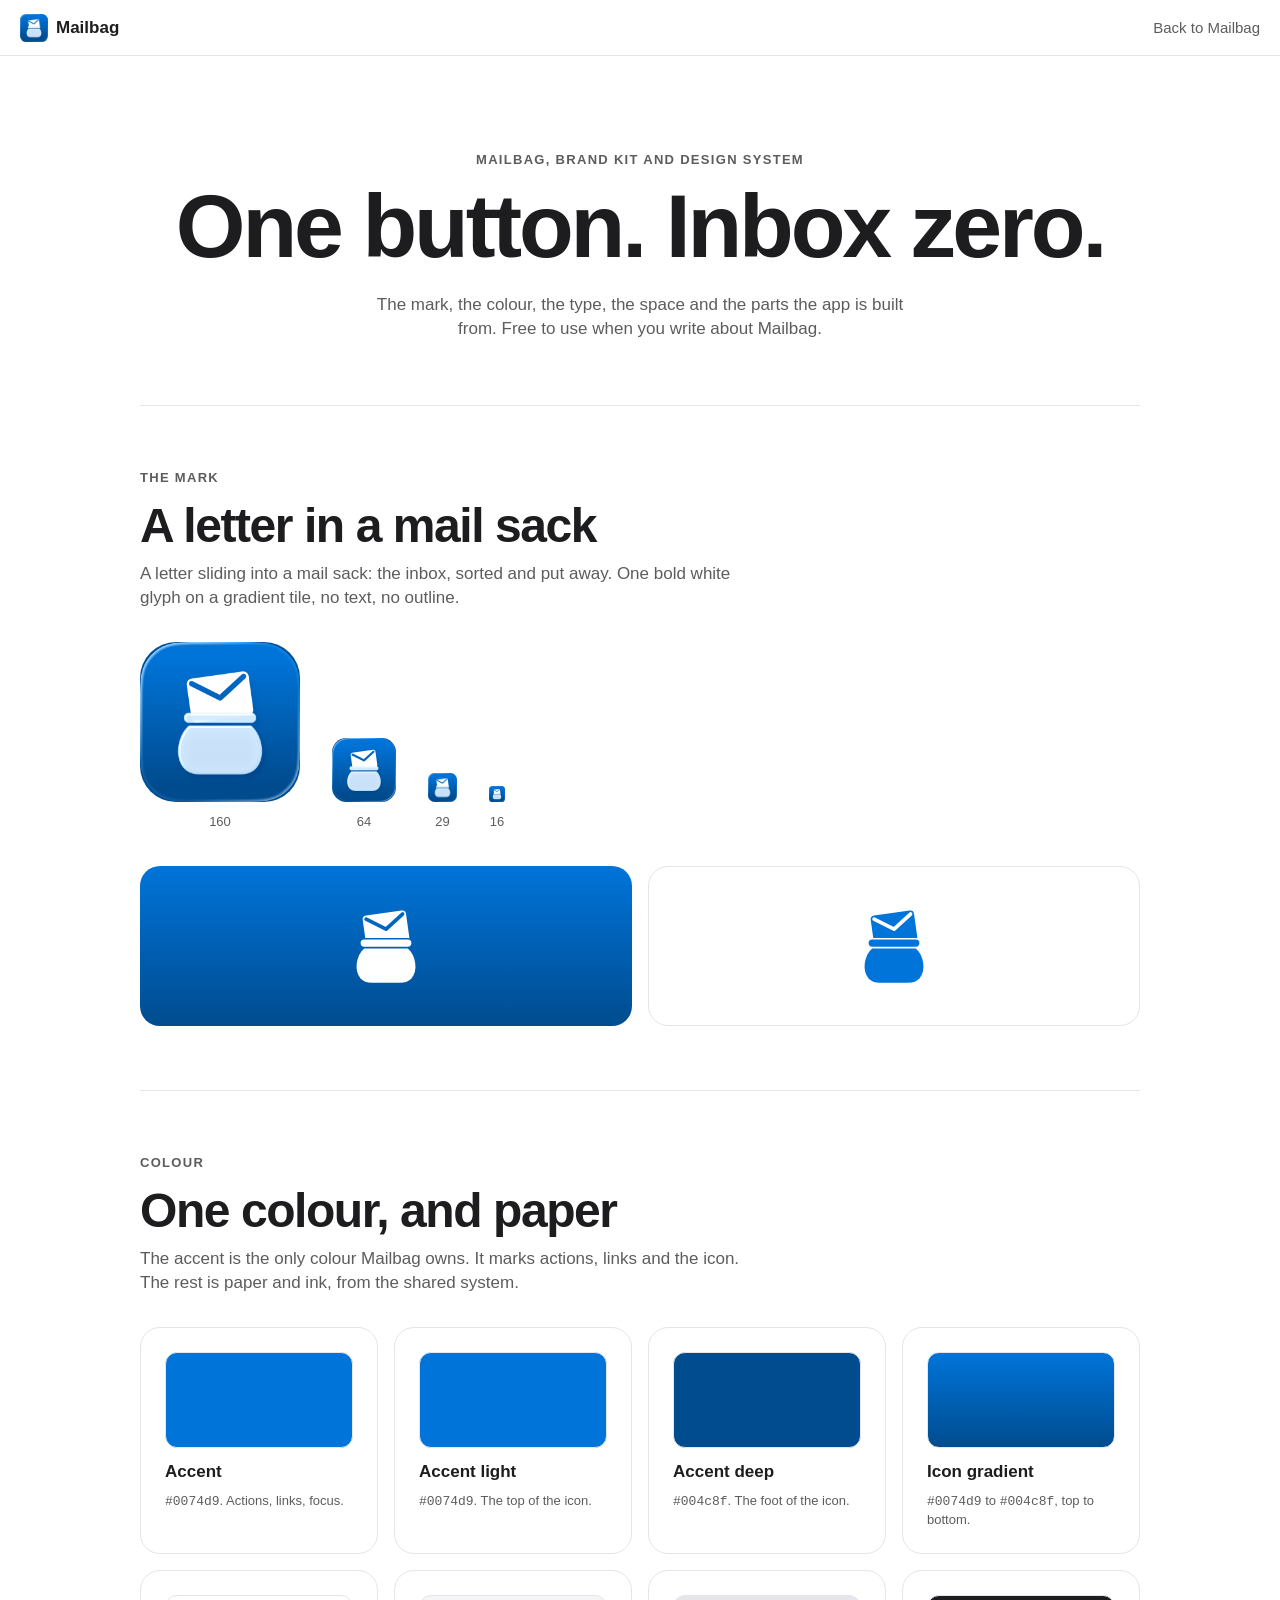
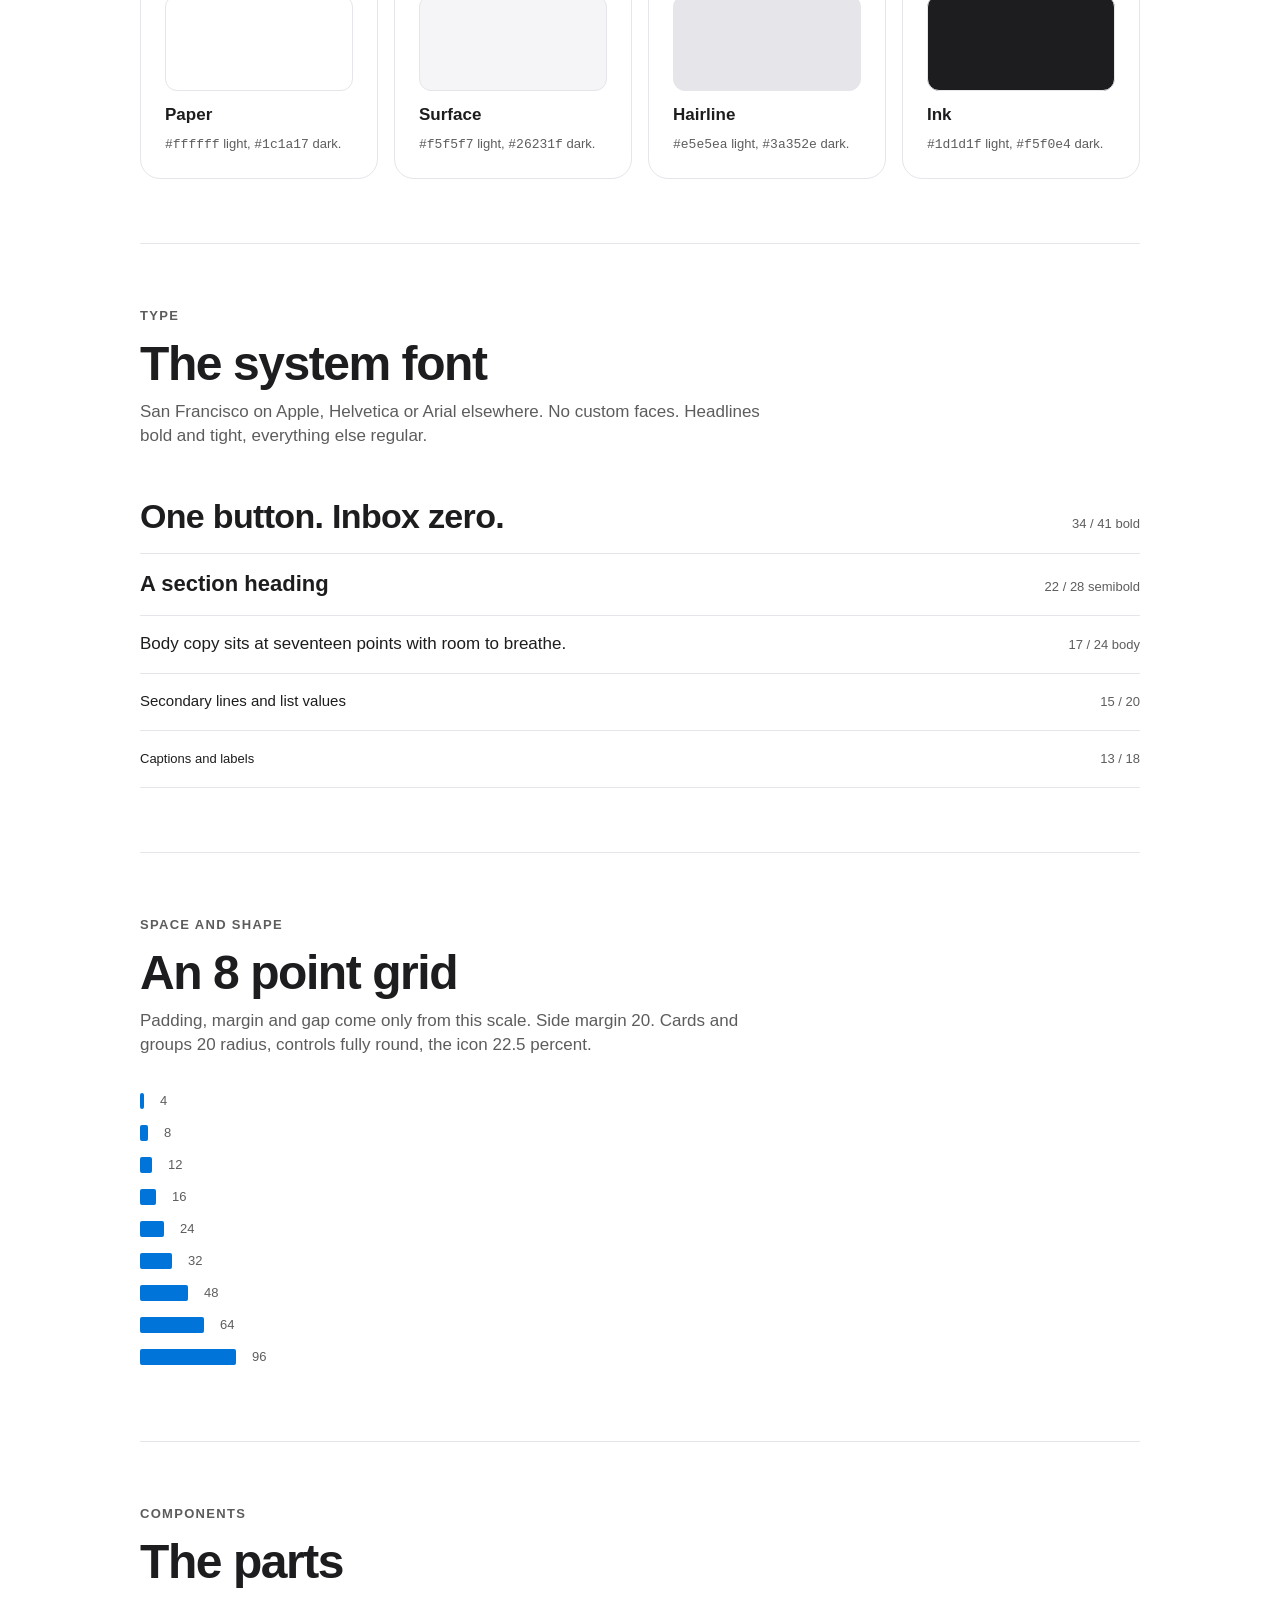
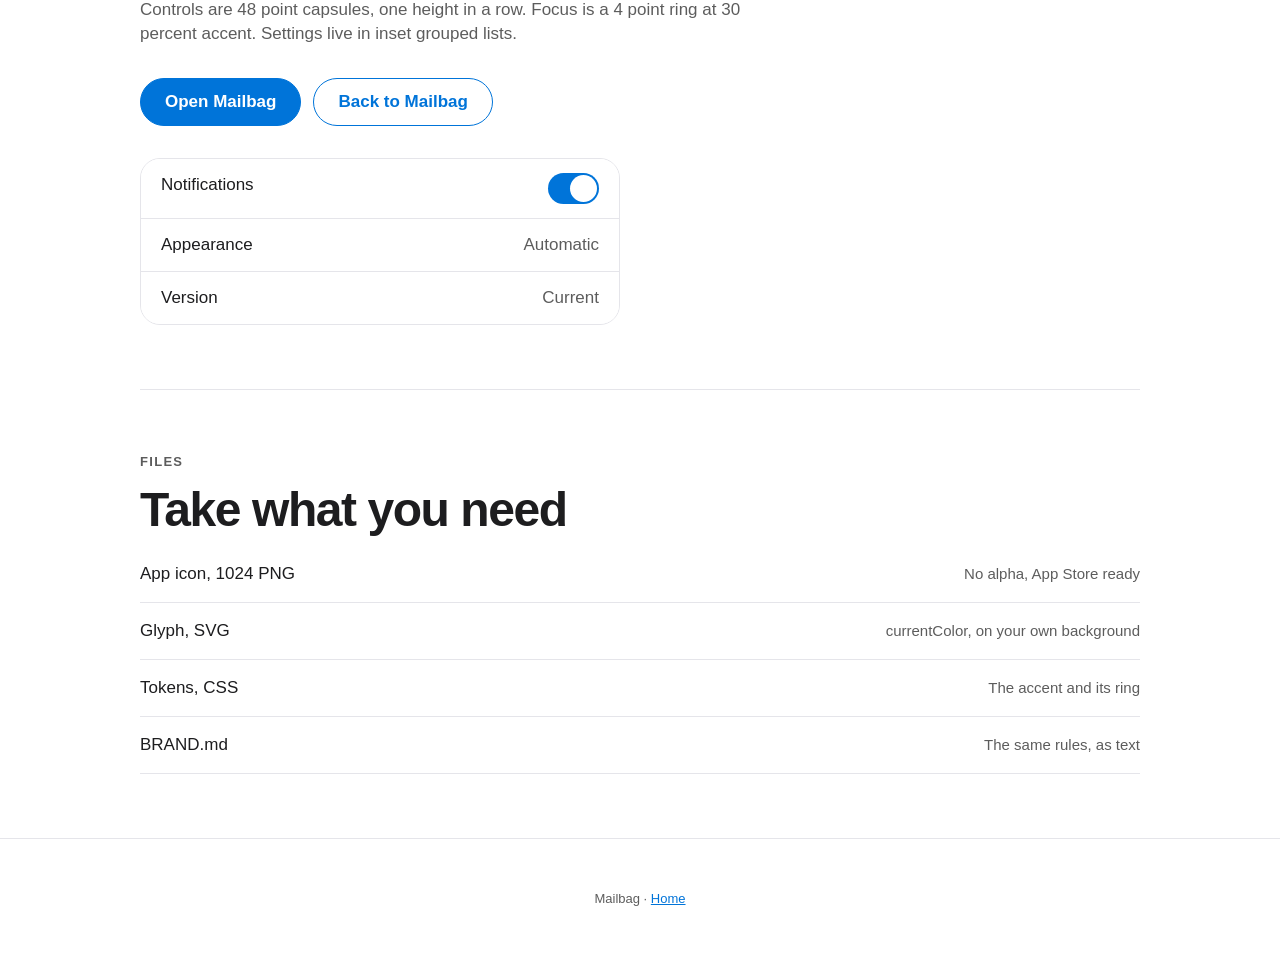
<file: landing/brand/index.html>
<!doctype html>
<html lang="en">
<head>
<meta charset="utf-8">
<meta name="viewport" content="width=device-width, initial-scale=1">
<title>Mailbag brand kit</title>
<meta name="description" content="Mailbag's mark, colour, type, space and components, in one page.">
<meta name="theme-color" content="#ffffff">
<link rel="icon" href="icon-1024.png">
<style>
@import url("https://jaybulb.com/tokens.css");
@import url("tokens.css");
/* written by make_brand_page.py; white paper in light mode, the shared tokens in dark */
@media (prefers-color-scheme: light) { :root { --color-bg: #fff; --color-bg2: #f5f5f7; --color-hairline: #e5e5ea; } }
:root { --a: #0074d9; --a-light: #0074d9; --a-deep: #004c8f; --a-solid: #0074d9; --a-link: #0074d9; --ink: var(--color-text, #1d1d1f); --paper: var(--color-bg, #fff); --surface: var(--color-bg2, #f5f5f7); --line: var(--color-hairline, #e5e5ea); --sub: var(--color-secondary, rgba(0,0,0,.64)); }
@media (prefers-color-scheme: dark) { :root { --a-link: #0074d9; } }
* { box-sizing: border-box; margin: 0; padding: 0; }
body { font-family: -apple-system, BlinkMacSystemFont, "SF Pro Text", "Helvetica Neue", Helvetica, Arial, sans-serif; font-size: 17px; line-height: 24px; color: var(--ink); background: var(--paper); -webkit-font-smoothing: antialiased; }
a { color: var(--a-link); }
.wrap { max-width: 1040px; margin: 0 auto; padding: 0 20px; }
.nav { position: sticky; top: 0; z-index: 5; display: flex; align-items: center; justify-content: space-between; height: 56px; padding: 0 20px; background: color-mix(in srgb, var(--paper) 88%, transparent); backdrop-filter: blur(16px); -webkit-backdrop-filter: blur(16px); border-bottom: 1px solid var(--line); }
.nav a { display: flex; align-items: center; gap: 8px; font-weight: 700; color: var(--ink); text-decoration: none; }
.nav img { width: 28px; height: 28px; border-radius: 22.5%; }
.nav .back { font-weight: 500; color: var(--sub); font-size: 15px; }
.label { font-size: 13px; line-height: 16px; font-weight: 600; letter-spacing: .1em; text-transform: uppercase; color: var(--sub); margin-bottom: 16px; }
header { padding: 96px 0 64px; text-align: center; }
h1 { font-size: clamp(44px, 7vw, 96px); line-height: .95; font-weight: 700; letter-spacing: -.035em; text-wrap: balance; }
header p:last-child { max-width: 560px; margin: 24px auto 0; color: var(--sub); }
section { padding: 64px 0; border-top: 1px solid var(--line); }
h2 { font-size: clamp(32px, 4vw, 48px); line-height: 1; font-weight: 700; letter-spacing: -.03em; margin-bottom: 12px; }
.intro { color: var(--sub); max-width: 620px; margin-bottom: 32px; }
.grid { display: grid; gap: 16px; grid-template-columns: repeat(auto-fill, minmax(200px, 1fr)); }
.card { border: 1px solid var(--line); border-radius: 20px; padding: 24px; background: var(--paper); }
.card small { display: block; color: var(--sub); font-size: 13px; line-height: 18px; margin-top: 8px; }
code { font: 13px/18px ui-monospace, SFMono-Regular, Menlo, monospace; }
.marks { display: flex; flex-wrap: wrap; align-items: flex-end; gap: 32px; }
.marks figure { text-align: center; }
.marks img { display: block; border-radius: 22.5%; margin: 0 auto 8px; }
.marks figcaption { font-size: 13px; color: var(--sub); }
.mark-on { display: grid; grid-template-columns: 1fr 1fr; gap: 16px; margin-top: 32px; }
.mark-on div { height: 160px; border-radius: 20px; display: grid; place-items: center; border: 1px solid var(--line); }
.mark-on i { display: block; width: 112px; height: 112px; background: currentColor; -webkit-mask: url(mark.svg) center / contain no-repeat; mask: url(mark.svg) center / contain no-repeat; }
.mark-on .on-accent { background: linear-gradient(var(--a-light), var(--a-deep)); color: #fff; border: 0; }
.mark-on .on-paper { color: var(--a-link); }
.sw { height: 96px; border-radius: 12px; margin-bottom: 12px; border: 1px solid var(--line); }
.type p { border-bottom: 1px solid var(--line); padding: 16px 0; display: flex; justify-content: space-between; align-items: baseline; gap: 16px; }
.type p span:last-child { color: var(--sub); font-size: 13px; white-space: nowrap; }
.t34 { font-size: 34px; line-height: 41px; font-weight: 700; letter-spacing: -.02em; } .t22 { font-size: 22px; line-height: 28px; font-weight: 600; } .t15 { font-size: 15px; line-height: 20px; } .t13 { font-size: 13px; line-height: 18px; }
.space div { display: flex; align-items: center; gap: 16px; margin-bottom: 8px; font-size: 13px; color: var(--sub); }
.space b { display: block; height: 16px; background: var(--a); border-radius: 2px; }
.row { display: flex; flex-wrap: wrap; gap: 12px; align-items: center; }
.btn { height: 48px; padding: 0 24px; border-radius: 999px; display: inline-flex; align-items: center; font-weight: 600; font-size: 17px; text-decoration: none; border: 1px solid var(--a-solid); white-space: nowrap; }
.btn-solid { background: var(--a-solid); color: #ffffff; }
.btn-ghost { background: var(--paper); color: var(--a-link); border-color: var(--a-link); }
.btn:focus-visible { outline: 4px solid color-mix(in srgb, var(--a) 30%, transparent); outline-offset: 2px; }
.list { margin-top: 32px; border: 1px solid var(--line); border-radius: 20px; overflow: hidden; max-width: 480px; }
.list div { display: flex; justify-content: space-between; padding: 14px 20px; border-bottom: 1px solid var(--line); background: var(--paper); }
.list div:last-child { border-bottom: 0; }
.list span:last-child { color: var(--sub); }
.tog { width: 51px; height: 31px; border-radius: 999px; background: var(--a-solid); position: relative; }
.tog::after { content: ""; position: absolute; top: 2px; right: 2px; width: 27px; height: 27px; border-radius: 50%; background: #fff; }
.files a { display: flex; justify-content: space-between; gap: 16px; padding: 16px 0; border-bottom: 1px solid var(--line); color: var(--ink); text-decoration: none; }
.files a span:last-child { color: var(--sub); font-size: 15px; text-align: right; }
.files a:hover span:first-child { color: var(--a-link); }
footer { padding: 48px 0; text-align: center; font-size: 13px; color: var(--sub); border-top: 1px solid var(--line); }
@media (max-width: 600px) { .mark-on { grid-template-columns: 1fr; } .type p { flex-direction: column; gap: 4px; } }
</style>
</head>
<body>
<nav class="nav" aria-label="Main"><a href="/"><img src="icon-1024.png" alt="">Mailbag</a><a class="back" href="/">Back to Mailbag</a></nav>
<main class="wrap">
  <header>
    <p class="label">Mailbag, brand kit and design system</p>
    <h1>One button. Inbox zero.</h1>
    <p>The mark, the colour, the type, the space and the parts the app is built from. Free to use when you write about Mailbag.</p>
  </header>

  <section aria-labelledby="mark-h">
    <p class="label">The mark</p>
    <h2 id="mark-h">A letter in a mail sack</h2>
    <p class="intro">A letter sliding into a mail sack: the inbox, sorted and put away. One bold white glyph on a gradient tile, no text, no outline.</p>
    <div class="marks">
      <figure><img src="icon-1024.png" width="160" height="160" alt="The Mailbag icon at 160 pixels"><figcaption>160</figcaption></figure>
      <figure><img src="icon-1024.png" width="64" height="64" alt="The Mailbag icon at 64 pixels"><figcaption>64</figcaption></figure>
      <figure><img src="icon-1024.png" width="29" height="29" alt="The Mailbag icon at 29 pixels"><figcaption>29</figcaption></figure>
      <figure><img src="icon-1024.png" width="16" height="16" alt="The Mailbag icon at 16 pixels"><figcaption>16</figcaption></figure>
    </div>
    <div class="mark-on">
      <div class="on-accent"><i role="img" aria-label="The glyph on the gradient tile"></i></div>
      <div class="on-paper"><i role="img" aria-label="The glyph in the accent on paper"></i></div>
    </div>
  </section>

  <section aria-labelledby="colour-h">
    <p class="label">Colour</p>
    <h2 id="colour-h">One colour, and paper</h2>
    <p class="intro">The accent is the only colour Mailbag owns. It marks actions, links and the icon. The rest is paper and ink, from the shared system.</p>
    <div class="grid">
      <div class="card"><div class="sw" style="background:#0074d9"></div><b>Accent</b><small><code>#0074d9</code>. Actions, links, focus.</small></div>
      <div class="card"><div class="sw" style="background:#0074d9"></div><b>Accent light</b><small><code>#0074d9</code>. The top of the icon.</small></div>
      <div class="card"><div class="sw" style="background:#004c8f"></div><b>Accent deep</b><small><code>#004c8f</code>. The foot of the icon.</small></div>
      <div class="card"><div class="sw" style="background:linear-gradient(#0074d9,#004c8f)"></div><b>Icon gradient</b><small><code>#0074d9</code> to <code>#004c8f</code>, top to bottom.</small></div>
      <div class="card"><div class="sw" style="background:#fff"></div><b>Paper</b><small><code>#ffffff</code> light, <code>#1c1a17</code> dark.</small></div>
      <div class="card"><div class="sw" style="background:#f5f5f7"></div><b>Surface</b><small><code>#f5f5f7</code> light, <code>#26231f</code> dark.</small></div>
      <div class="card"><div class="sw" style="background:#e5e5ea"></div><b>Hairline</b><small><code>#e5e5ea</code> light, <code>#3a352e</code> dark.</small></div>
      <div class="card"><div class="sw" style="background:#1d1d1f"></div><b>Ink</b><small><code>#1d1d1f</code> light, <code>#f5f0e4</code> dark.</small></div>
    </div>
  </section>

  <section aria-labelledby="type-h">
    <p class="label">Type</p>
    <h2 id="type-h">The system font</h2>
    <p class="intro">San Francisco on Apple, Helvetica or Arial elsewhere. No custom faces. Headlines bold and tight, everything else regular.</p>
    <div class="type">
      <p><span class="t34">One button. Inbox zero.</span><span>34 / 41 bold</span></p>
      <p><span class="t22">A section heading</span><span>22 / 28 semibold</span></p>
      <p><span>Body copy sits at seventeen points with room to breathe.</span><span>17 / 24 body</span></p>
      <p><span class="t15">Secondary lines and list values</span><span>15 / 20</span></p>
      <p><span class="t13">Captions and labels</span><span>13 / 18</span></p>
    </div>
  </section>

  <section aria-labelledby="space-h">
    <p class="label">Space and shape</p>
    <h2 id="space-h">An 8 point grid</h2>
    <p class="intro">Padding, margin and gap come only from this scale. Side margin 20. Cards and groups 20 radius, controls fully round, the icon 22.5 percent.</p>
    <div class="space">
      <div><b style="width:4px"></b>4</div><div><b style="width:8px"></b>8</div><div><b style="width:12px"></b>12</div><div><b style="width:16px"></b>16</div>
      <div><b style="width:24px"></b>24</div><div><b style="width:32px"></b>32</div><div><b style="width:48px"></b>48</div><div><b style="width:64px"></b>64</div><div><b style="width:96px"></b>96</div>
    </div>
  </section>

  <section aria-labelledby="parts-h">
    <p class="label">Components</p>
    <h2 id="parts-h">The parts</h2>
    <p class="intro">Controls are 48 point capsules, one height in a row. Focus is a 4 point ring at 30 percent accent. Settings live in inset grouped lists.</p>
    <div class="row">
      <a class="btn btn-solid" href="/">Open Mailbag</a>
      <a class="btn btn-ghost" href="/">Back to Mailbag</a>
    </div>
    <div class="list" aria-hidden="true">
      <div><span>Notifications</span><span class="tog"></span></div>
      <div><span>Appearance</span><span>Automatic</span></div>
      <div><span>Version</span><span>Current</span></div>
    </div>
  </section>

  <section aria-labelledby="files-h">
    <p class="label">Files</p>
    <h2 id="files-h">Take what you need</h2>
    <div class="files">
      <a href="icon-1024.png" download><span>App icon, 1024 PNG</span><span>No alpha, App Store ready</span></a>
      <a href="mark.svg" download><span>Glyph, SVG</span><span>currentColor, on your own background</span></a>
      <a href="tokens.css" download><span>Tokens, CSS</span><span>The accent and its ring</span></a>
      <a href="https://github.com/nulljosh/mailbag/blob/main/brand/BRAND.md"><span>BRAND.md</span><span>The same rules, as text</span></a>
    </div>
  </section>
</main>
<footer>Mailbag &middot; <a href="/">Home</a></footer>
</body>
</html>
</file>
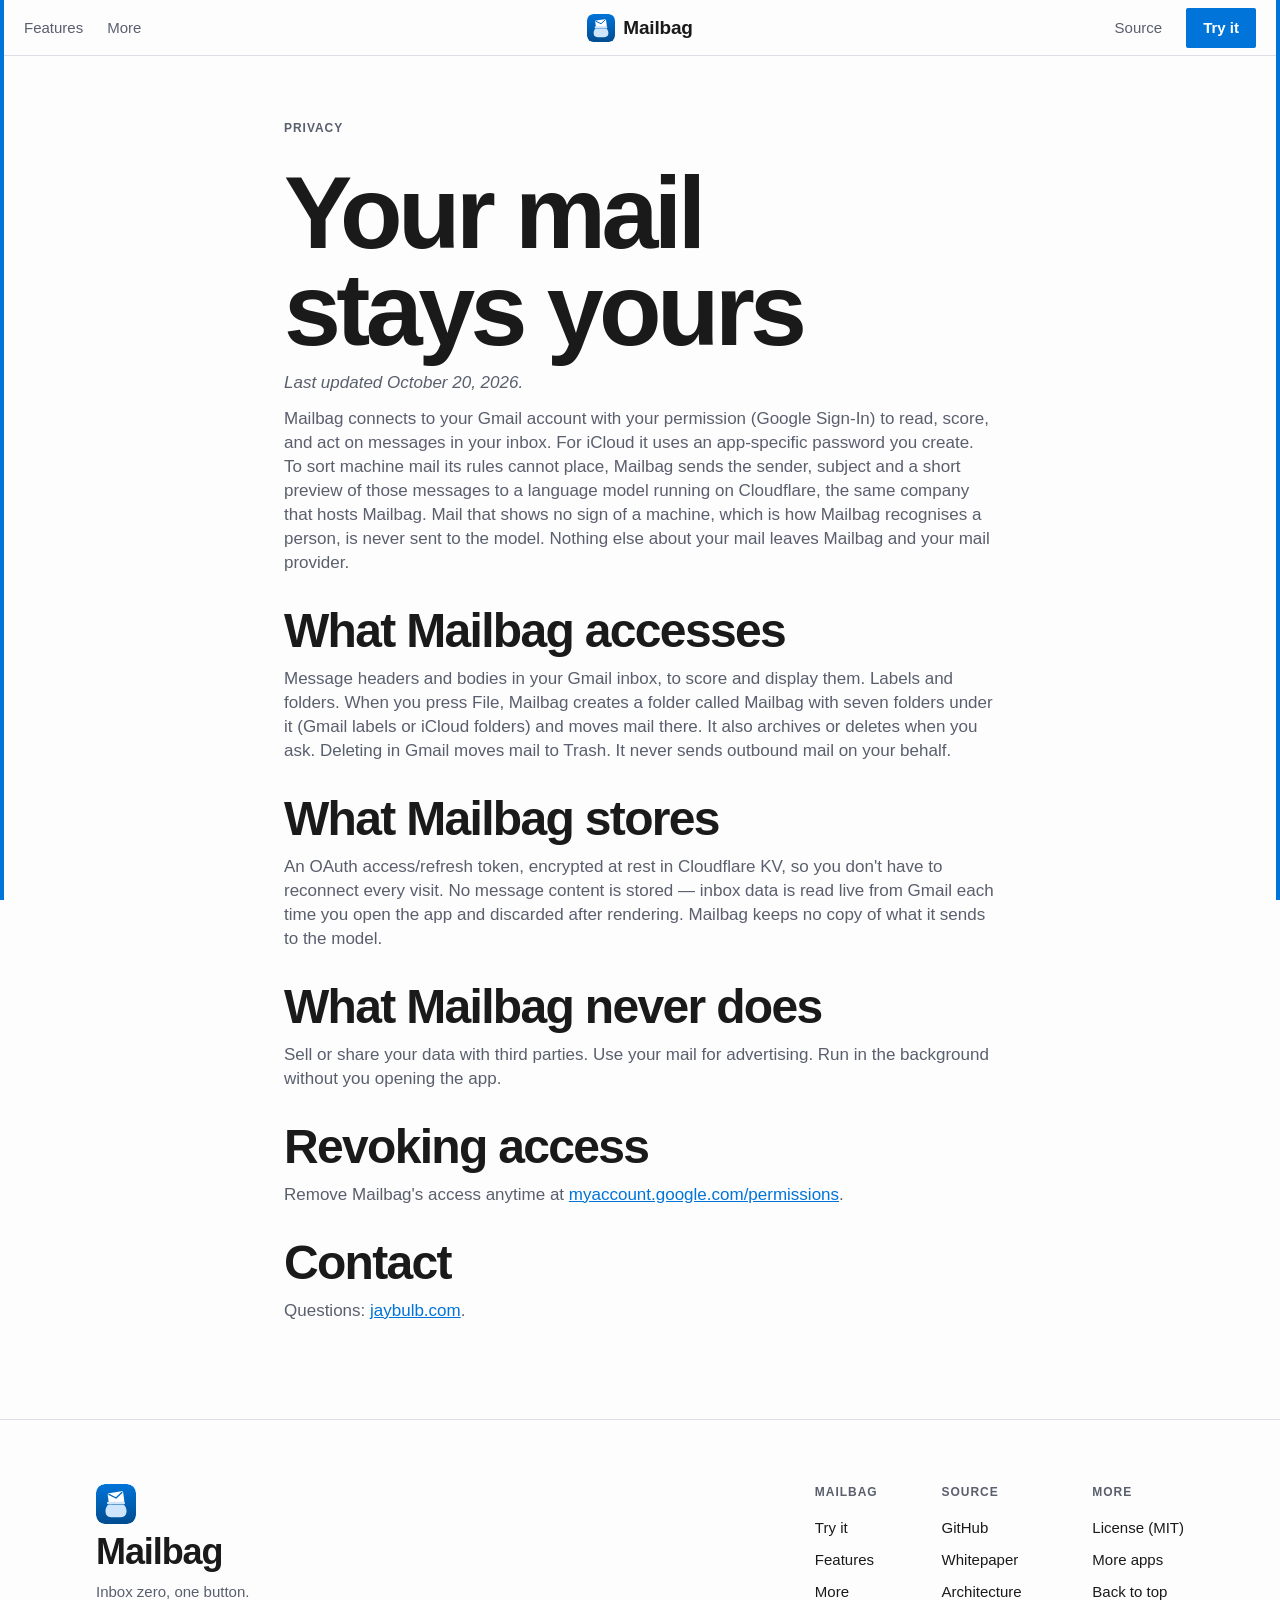
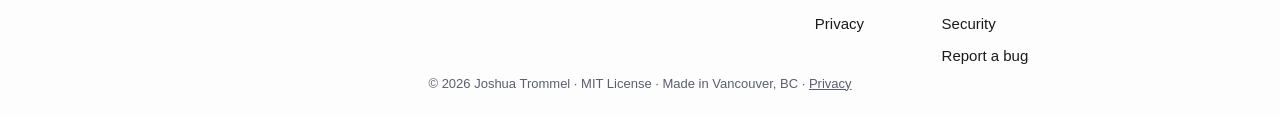
<file: landing/privacy.html>
<!DOCTYPE html>
<html lang="en">
<head>
<meta charset="UTF-8">
<meta name="viewport" content="width=device-width, initial-scale=1.0, viewport-fit=cover">
<title>Mailbag Privacy</title>
<meta name="description" content="What Mailbag reads, what it stores and what it never does.">
<meta name="theme-color" content="#fdfdfd" media="(prefers-color-scheme: light)">
<meta name="theme-color" content="#001f3f" media="(prefers-color-scheme: dark)">
<link rel="canonical" href="https://mailbag.jaybulb.com/privacy">
<link rel="icon" href="favicon.svg" type="image/svg+xml">
<link rel="apple-touch-icon" href="apple-touch-icon.png">
<link rel="stylesheet" href="tokens.css">
<link rel="stylesheet" href="landing.css">
</head>
<body>

<header class="nav" aria-label="Site">
  <nav class="nav-links" aria-label="Main">
    <a href="/#features">Features</a>
    <a href="/#more">More</a>
  </nav>
  <a class="nav-brand" href="/" aria-label="Mailbag home"><img src="icon.svg" alt="" width="28" height="28"><span>Mailbag</span></a>
  <div class="nav-end">
    <a class="nav-get" href="https://github.com/nulljosh/mailbag">Source</a>
    <a class="btn btn-solid" href="/#inbox">Try it</a>
  </div>
</header>

<main>
<article class="privacy">
    <section>
      <p class="label">Privacy</p>
      <h1>Your mail stays yours</h1>
      <p><em>Last updated October 20, 2026.</em></p>
      <p>Mailbag connects to your Gmail account with your permission (Google Sign-In) to read, score, and act on messages in your inbox. For iCloud it uses an app-specific password you create. To sort machine mail its rules cannot place, Mailbag sends the sender, subject and a short preview of those messages to a language model running on Cloudflare, the same company that hosts Mailbag. Mail that shows no sign of a machine, which is how Mailbag recognises a person, is never sent to the model. Nothing else about your mail leaves Mailbag and your mail provider.</p>
    </section>
    <section>
      <h2>What Mailbag accesses</h2>
      <p>Message headers and bodies in your Gmail inbox, to score and display them. Labels and folders. When you press File, Mailbag creates a folder called Mailbag with seven folders under it (Gmail labels or iCloud folders) and moves mail there. It also archives or deletes when you ask. Deleting in Gmail moves mail to Trash. It never sends outbound mail on your behalf.</p>
    </section>
    <section>
      <h2>What Mailbag stores</h2>
      <p>An OAuth access/refresh token, encrypted at rest in Cloudflare KV, so you don't have to reconnect every visit. No message content is stored — inbox data is read live from Gmail each time you open the app and discarded after rendering. Mailbag keeps no copy of what it sends to the model.</p>
    </section>
    <section>
      <h2>What Mailbag never does</h2>
      <p>Sell or share your data with third parties. Use your mail for advertising. Run in the background without you opening the app.</p>
    </section>
    <section>
      <h2>Revoking access</h2>
      <p>Remove Mailbag's access anytime at <a href="https://myaccount.google.com/permissions">myaccount.google.com/permissions</a>.</p>
    </section>
    <section>
      <h2>Contact</h2>
      <p>Questions: <a href="https://jaybulb.com">jaybulb.com</a>.</p>
    </section>
</article>
</main>

<footer class="foot" id="footer">
  <div class="foot-top">
    <div class="foot-brand"><img src="icon.svg" alt="" width="40" height="40"><b>Mailbag</b><p>Inbox zero, one button.</p></div>
    <nav class="foot-cols" aria-label="Footer">
      <div><p class="label">Mailbag</p><a href="/#inbox">Try it</a><a href="/#features">Features</a><a href="/#more">More</a><a href="privacy">Privacy</a></div>
      <div><p class="label">Source</p><a href="https://github.com/nulljosh/mailbag">GitHub</a><a href="https://github.com/nulljosh/mailbag/blob/main/WHITEPAPER.md">Whitepaper</a><a href="https://github.com/nulljosh/mailbag/blob/main/docs/ARCHITECTURE.md">Architecture</a><a href="https://github.com/nulljosh/mailbag/blob/main/SECURITY.md">Security</a><a href="https://github.com/nulljosh/mailbag/issues">Report a bug</a></div>
      <div><p class="label">More</p><a href="https://github.com/nulljosh/mailbag/blob/main/LICENSE">License (MIT)</a><a href="https://jaybulb.com">More apps</a><a href="/#top">Back to top</a></div>
    </nav>
  </div>
    <p class="legal">&copy; 2026 Joshua Trommel &middot; MIT License &middot; Made in Vancouver, BC &middot; <a href="privacy">Privacy</a></p>
</footer>
</body>
</html>
</file>
<file: landing/tokens.css>
/* Mailbag design tokens, shared with the landing (the native apps keep their own accent in the asset catalog).
   Shared system: 8 point grid, one radius set, 48 point capsule controls. The accent is the only colour Mailbag owns. */
/* Type: the system font, bold for headlines and big numbers (custom faces retired 2026-11-01) */

:root {
  /* colour */
  --accent: #0074D9;          /* actions and links; clrs.cc blue, AA on paper */
  --btn: #0074D9;             /* solid buttons, white label */
  --frame: #0074D9;           /* the thin frame down the window edges */
  --band: #006ac6;            /* full-bleed blue sections */
  --band-sub: #e6f2fd;        /* secondary text on the band, AA */
  --band-art: #a8d4f8;        /* engraving on the band */
  --band-line: rgba(255, 255, 255, .22);
  --accent-light: #0074D9;    /* icon gradient top, clrs.cc blue */
  --accent-deep: #004C8F;     /* icon gradient bottom */
  --ring: color-mix(in srgb, var(--accent) 30%, transparent);
  --bg: #fdfdfd;
  --surface: #f2f4f8;
  --line: #dcdfe6;
  --text: #1a1a1a;
  --sub: #5a5f6e;
  --live: #2f8a4e;            /* filed */
  --pending: #b07a00;         /* waiting */
  --bad: #c0392b;             /* failed */
  --idle: #8a8d99;            /* unknown */

  /* type */
  --display: -apple-system, BlinkMacSystemFont, "SF Pro Display", "Helvetica Neue", Helvetica, Arial, sans-serif;
  --font: -apple-system, BlinkMacSystemFont, "SF Pro Text", "Helvetica Neue", Helvetica, Arial, sans-serif;
  --size-display: 64px;       /* hero: 64 line, -0.01em */
  --size-title: 34px;         /* section heads: 40 line */
  --size-headline: 20px;      /* card heads: 28 line */
  --size-body: 17px;          /* 24 line */
  --size-footnote: 13px;      /* 16 line */

  /* space: the 8 point grid */
  --sp-1: 4px; --sp-2: 8px; --sp-3: 12px; --sp-4: 16px; --sp-5: 24px; --sp-6: 32px; --sp-7: 48px; --sp-8: 64px; --sp-9: 96px;
  --measure: 680px;
  --wrap: 1120px;

  /* shape */
  --control: 48px;
  --r-card: 28px;
  --r-group: 20px;
  --r-row: 8px;
  --r-pill: 999px;
  --r-sq: 2px;                /* landing buttons and panels */
  --r-icon: 22.5%;
  --motion: .2s ease;

  /* names the inbox script was written against */
  --border: var(--line); --muted: var(--sub); --panel: var(--surface); --on-accent: #fff;
}

@media (prefers-color-scheme: dark) {
  :root {
    --accent: #66b5f7;
    --btn: #0074D9;
    --frame: #0074D9;
    --band: #004C8F;
    --band-sub: #d4e8fa;
    --band-art: #5da6e6;
    --bg: #001f3f;            /* clrs.cc navy */
    --surface: #072a4d;
    --line: #17406b;
    --text: #f2f2f5;
    --sub: #a3b8cf;
    --live: #4caf6e;
    --pending: #e0a800;
    --bad: #d9534f;
    --idle: #6f7488;
  }
}
</file>
<file: landing/landing.css>
/* Mailbag landing, 1:1 with the Hermes landing: a page in a thin blue frame, bold tight SF-style headlines, tiny caps
   labels, small square buttons, and full-bleed blue bands where public domain Greek art sits as halftone. Iris,
   Pandora and Sisyphus fit a mailbox. Every colour, both faces and the radii come from tokens.css. */
:root {
  --scan: repeating-linear-gradient(to bottom, #000 0 1.5px, transparent 1.5px 3px);  /* scanlines for the engravings */
  /* film grain: white fractal noise, laid over every blue surface */
  --grain: url("data:image/svg+xml,%3Csvg xmlns='http://www.w3.org/2000/svg' width='180' height='180'%3E%3Cfilter id='n'%3E%3CfeTurbulence type='fractalNoise' baseFrequency='.85' numOctaves='3' stitchTiles='stitch'/%3E%3CfeColorMatrix values='0 0 0 0 1 0 0 0 0 1 0 0 0 0 1 .28 0 0 0 -.06'/%3E%3C/filter%3E%3Crect width='100%25' height='100%25' filter='url(%23n)'/%3E%3C/svg%3E");
}
/* Halftone art: each image is a dot mask (art/*.png, dithered from public domain works), tinted with --band-art */
.art { position: relative; overflow: hidden; background: var(--grain), var(--band); }
.art::before { content: ""; position: absolute; inset: 0; background: var(--band-art); -webkit-mask: var(--img) center / cover no-repeat; mask: var(--img) center / cover no-repeat; }
* { box-sizing: border-box; margin: 0; }
html { scroll-behavior: smooth; }
body { font-family: var(--font); font-size: var(--size-body); line-height: 24px; color: var(--text); background: var(--bg); -webkit-font-smoothing: antialiased; }
a { color: inherit; }
code { font-size: .9em; padding: 2px 6px; border-radius: var(--r-sq); background: var(--surface); }
.wrap { max-width: var(--wrap); margin: 0 auto; padding: 0 var(--sp-5); }
.center { text-align: center; }

h1, h2, h3, .label { font-family: var(--display); }
h1, h2, h3 { text-wrap: balance; }
/* the wing, in the accent, over a section title */
.glyph { display: block; width: 56px; height: 56px; margin: 0 auto var(--sp-4); background: var(--accent); -webkit-mask: url(mark.svg) center / contain no-repeat; mask: url(mark.svg) center / contain no-repeat; }
h1 { font-size: clamp(72px, 12vw, 176px); line-height: .95; font-weight: 700; letter-spacing: -.045em; }
/* a tagline, not a name, so it runs smaller than the Hermes one-word title */
.hero h1 { font-size: clamp(56px, 9vw, 136px); }
h2 { font-size: clamp(44px, 6vw, 96px); line-height: 1; font-weight: 700; letter-spacing: -.035em; }
h3 { font-size: 28px; line-height: 32px; font-weight: 600; letter-spacing: -.02em; }
.label { font-family: var(--font); font-size: 12px; line-height: 16px; font-weight: 600; letter-spacing: .08em; text-transform: uppercase; color: var(--sub); margin-bottom: var(--sp-4); }

.btn { height: 40px; padding: 0 var(--sp-4); border-radius: var(--r-sq); display: inline-flex; align-items: center; font-family: var(--font); font-weight: 600; font-size: 15px; text-decoration: none; border: 1px solid transparent; transition: background var(--motion), color var(--motion), border-color var(--motion); }
.btn-solid { background: var(--btn); color: #fff; }
.btn-solid:hover { background: color-mix(in srgb, var(--btn) 82%, #fff); }
.btn-ghost { background: var(--surface); color: var(--text); border-color: var(--line); }
.btn-ghost:hover { border-color: var(--text); }
.btn:focus-visible, .foot-cols a:focus-visible, .prod a:focus-visible, .nav-brand:focus-visible, .nav-links a:focus-visible, .mini:focus-visible, .inbox input:focus-visible { outline: 3px solid var(--ring); outline-offset: 2px; }

.nav { position: sticky; top: 0; z-index: 10; display: grid; grid-template-columns: 1fr auto 1fr; align-items: center; gap: var(--sp-5); height: 56px; padding: 0 var(--sp-5); background: color-mix(in srgb, var(--bg) 88%, transparent); backdrop-filter: blur(20px); -webkit-backdrop-filter: blur(20px); border-bottom: 1px solid var(--line); }
.nav-brand { display: flex; align-items: center; gap: var(--sp-2); font-family: var(--display); font-weight: 700; font-size: 19px; letter-spacing: -.01em; text-decoration: none; }
.nav-brand img { width: 28px; height: 28px; border-radius: var(--r-icon); }
.nav-links, .nav-get { display: flex; gap: var(--sp-5); font-size: 15px; font-weight: 500; }
.nav-links a, .nav-get { text-decoration: none; color: var(--sub); }
.nav-links a:hover, .nav-get:hover { color: var(--text); }
.nav-brand { grid-column: 2; }
.nav-end { grid-column: 3; justify-self: end; display: flex; align-items: center; gap: var(--sp-5); }
/* the thin blue frame down both edges of the window */
@media (min-width: 900px) { body::after { content: ""; position: fixed; inset: 0; border-inline: 4px solid var(--frame); pointer-events: none; z-index: 30; } }

.hero { padding: var(--sp-9) 0 var(--sp-8); }
.lead { max-width: 560px; margin: var(--sp-6) auto 0; color: var(--sub); text-wrap: balance; }
.cta { display: flex; flex-wrap: wrap; gap: var(--sp-2); margin-top: var(--sp-6); }
.center .cta { justify-content: center; }
.fine { margin-top: var(--sp-3); font-size: var(--size-footnote); line-height: 16px; color: var(--sub); }

/* the live inbox sits on the blue stage, in front of the art */
.demo-wrap { margin: var(--sp-8) clamp(0px, 3vw, 44px) 0; }
.stage { position: relative; overflow: hidden; background: var(--grain), var(--band); padding: clamp(24px, 6vw, 96px) clamp(12px, 7vw, 128px); }
.stage-art { position: absolute; inset: 0; }
.stage .inbox { position: relative; max-width: 880px; margin: 0 auto; }
.demo-hint { margin-top: var(--sp-3); font-size: var(--size-footnote); color: var(--sub); text-align: center; }

/* The blue band: Iris in halftone behind the section head, then the six features as ruled cells */
.band { margin: 0 clamp(0px, 3vw, 44px); background: var(--grain), var(--band); color: #fff; overflow: hidden; }
.band .label { color: var(--band-sub); }
.band-head { text-align: center; }
.band-art { aspect-ratio: 19 / 10; max-height: 86vh; width: 100%; background: none; }
.band-art::after { content: ""; position: absolute; inset: 0; background: linear-gradient(to bottom, transparent 45%, var(--band) 96%); }
.band-copy { position: relative; margin-top: -10vw; padding: 0 var(--sp-5) var(--sp-9); }
.band-copy h2 { font-size: clamp(48px, 8vw, 128px); line-height: .95; }
.band-copy p:last-child { margin: var(--sp-6) auto 0; max-width: 480px; color: var(--band-sub); }
.frows { border-top: 1px solid var(--band-line); }
.frow { display: grid; grid-template-columns: 1fr 1fr; align-items: center; border-bottom: 1px solid var(--band-line); }
.frow .art { aspect-ratio: 3 / 2; background: var(--grain), color-mix(in srgb, #fff 6%, var(--band)); }
.frow:nth-child(even) .art { order: 2; }
.frow > div:not(.art) { padding: var(--sp-7) clamp(24px, 6vw, 96px); max-width: 560px; }
.frow h3 { font-size: clamp(32px, 3.2vw, 48px); line-height: 1.05; font-weight: 700; letter-spacing: -.03em; }
.frow p:last-child { margin-top: var(--sp-4); color: var(--band-sub); }
.cells { display: grid; grid-template-columns: repeat(3, 1fr); border-top: 1px solid var(--band-line); }
.cell { padding: var(--sp-6) var(--sp-6) var(--sp-7); border-right: 1px solid var(--band-line); border-bottom: 1px solid var(--band-line); }
.cell:nth-child(3n) { border-right: 0; }
.cell:nth-last-child(-n+3) { border-bottom: 0; }
.cell .label { margin-bottom: var(--sp-5); }
.cell p:last-child { margin-top: var(--sp-3); color: var(--band-sub); font-size: 15px; line-height: 22px; }

.sec { padding: var(--sp-9) 0; }
.body { color: var(--sub); margin-top: var(--sp-5); max-width: 560px; }
.center .body { margin-left: auto; margin-right: auto; }
/* three product cards, each with its own crop of the engraving */
.prods { display: grid; grid-template-columns: repeat(3, 1fr); gap: var(--sp-4); margin-top: var(--sp-4); text-align: left; }
.prod { display: grid; align-content: start; gap: var(--sp-2); }
.prod-art { margin: 0 0 var(--sp-3); aspect-ratio: 3 / 2; }
.prod .label { margin-bottom: 0; }
.prod p:not(.label) { color: var(--sub); font-size: 15px; line-height: 22px; }
.prod a { color: var(--accent); font-size: 15px; text-decoration: none; }
.prod a:hover { text-decoration: underline; }
.plats { border-top: 1px solid var(--line); }
.plat-row { display: flex; justify-content: center; margin-top: var(--sp-7); }
.plat-row > div { max-width: 440px; padding: var(--sp-6); border-radius: 4px; border: 1px solid var(--line); display: grid; gap: var(--sp-2); justify-items: center; }
.plat-row small { font-size: 12px; font-weight: 600; letter-spacing: .08em; text-transform: uppercase; color: var(--sub); }
.plat-row b { font-family: var(--display); font-weight: 700; font-size: 36px; line-height: 44px; letter-spacing: -.03em; }
.plat-row p { color: var(--sub); font-size: 15px; line-height: 22px; margin-bottom: var(--sp-3); }

/* Footer: brand and link columns, the engraved band of Mailbag's things, one fine line */
.foot-cta { max-width: var(--wrap); margin: 0 auto var(--sp-8); padding: 0 var(--sp-4); text-align: center; }
.foot-cta h2 { font-size: clamp(48px, 8vw, 128px); }
/* the mascot: the mail case itself, awake */
.mascot { display: block; margin: 0 auto var(--sp-4); }
.foot-cta .cta { margin-top: var(--sp-5); justify-content: center; }
.foot { text-align: center; padding: var(--sp-8) var(--sp-4) var(--sp-5); background: var(--bg); overflow: hidden; border-top: 1px solid var(--line); }
.foot-top { max-width: var(--wrap); margin: 0 auto; padding: 0 var(--sp-4); display: flex; flex-wrap: wrap; justify-content: space-between; gap: var(--sp-7); text-align: left; }
.foot-brand { display: grid; gap: var(--sp-2); align-content: start; }
.foot-brand img { border-radius: var(--r-icon); }
.foot-brand b { font-family: var(--display); font-weight: 700; font-size: 36px; line-height: 40px; letter-spacing: -.03em; }
.foot-brand p { color: var(--sub); font-size: 15px; }
.foot-cols { display: flex; flex-wrap: wrap; gap: var(--sp-8); }
.foot-cols div { display: grid; gap: var(--sp-2); align-content: start; }
.foot-cols .label { margin-bottom: var(--sp-2); }
.foot-cols a { color: var(--text); text-decoration: none; font-size: 15px; }
.foot-cols a:hover { color: var(--accent); }
.word-band { color: var(--accent); position: relative; width: 100vw; margin: var(--sp-6) 0 0 calc(50% - 50vw); height: clamp(120px, 16vw, 220px); }
.word-canvas { position: absolute; inset: 0; width: 100%; height: 100%; display: none; }
.word-band.live .word-canvas { display: block; }
.legal { margin-top: var(--sp-2); font-size: var(--size-footnote); line-height: 16px; color: var(--sub); text-wrap: balance; }

.legal a { color: inherit; }

.js .reveal { opacity: 0; transform: translateY(16px); transition: opacity .5s ease, transform .5s ease; }
.js .reveal.in { opacity: 1; transform: none; }

@media (max-width: 900px) {
  .frow { grid-template-columns: 1fr; }
  .frow:nth-child(even) .art { order: 0; }
  .frow > div:not(.art) { padding: var(--sp-6) var(--sp-5) var(--sp-7); }
  .band-copy { margin-top: -14vw; }
  .cells { grid-template-columns: 1fr 1fr; }
  .cell, .cell:nth-child(3n), .cell:nth-last-child(-n+3) { border-right: 1px solid var(--band-line); border-bottom: 1px solid var(--band-line); }
  .cell:nth-child(2n) { border-right: 0; }
  .cell:nth-last-child(-n+2) { border-bottom: 0; }
  .prods { grid-template-columns: 1fr; gap: var(--sp-6); }
}
@media (max-width: 600px) {
  .nav-links, .nav-get { display: none; }
  .wrap { padding: 0 var(--sp-4); }
  .hero { padding-top: var(--sp-8); }
  .cells { grid-template-columns: 1fr; }
  .cell, .cell:nth-child(2n), .cell:nth-child(3n), .cell:nth-last-child(-n+2) { border-right: 0; border-bottom: 1px solid var(--band-line); padding: var(--sp-5); }
  .cell:last-child { border-bottom: 0; }
  .word-band { height: 140px; }
  .foot-cols { gap: var(--sp-6); }
}
@media (prefers-reduced-motion: reduce) {
  html { scroll-behavior: auto; }
  .js .reveal { opacity: 1; transform: none; transition: none; }
  .btn, .mini, #autoDemo .row { transition: none; }
}

/* the inbox card: the real triage UI, restyled to the system (markup and classes come from the page script) */
.inbox { text-align: left; border-radius: 4px; border: 1px solid var(--line); background: var(--bg); color: var(--text); font-size: 14px; line-height: 20px; }
.inbox-head { display: flex; align-items: center; justify-content: space-between; gap: var(--sp-3); padding: var(--sp-3) var(--sp-4); border-bottom: 1px solid var(--line); background: var(--surface); }
.inbox-head .lights { display: flex; gap: var(--sp-2); }
.inbox-head .lights i { width: 12px; height: 12px; border-radius: 50%; background: var(--line); }
.inbox-head .label { margin: 0; }
#inboxBody { padding: var(--sp-5); max-height: 560px; overflow-y: auto; }
#inboxBody > p { text-align: center; }
.inbox .btn { background: var(--surface); color: var(--text); border-color: var(--line); cursor: pointer; }
.inbox .btn:hover:not(:disabled) { border-color: var(--text); }
.inbox .btn.primary { background: var(--btn); color: #fff; border-color: transparent; }
.inbox .btn.primary:hover:not(:disabled) { background: color-mix(in srgb, var(--btn) 82%, #fff); }
.inbox .btn:disabled { opacity: .4; cursor: not-allowed; }
.inbox a { color: var(--accent); }
.inbox a.btn { color: var(--text); text-decoration: none; }
.inbox input { height: 40px; padding: 0 var(--sp-3); border: 1px solid var(--line); border-radius: var(--r-sq); background: var(--bg); color: var(--text); font: inherit; }
.boxes { display: grid; grid-template-columns: repeat(7, 1fr); gap: var(--sp-2); margin: 0 0 var(--sp-5); padding: 0; list-style: none; }
.boxes li { border: 1px solid var(--line); border-radius: var(--r-sq); padding: var(--sp-3) var(--sp-1) var(--sp-2); text-align: center; min-width: 0; background: var(--surface); }
.boxes b { display: block; font-family: var(--display); font-size: 32px; line-height: 32px; font-weight: 700; letter-spacing: -.03em; }
.boxes span { display: block; font-weight: 500; font-size: 12px; line-height: 16px; color: var(--sub); margin-top: var(--sp-1); overflow: hidden; text-overflow: ellipsis; }
.inbox .row { display: flex; justify-content: space-between; gap: var(--sp-3); padding: var(--sp-3) 0; border-bottom: 1px solid var(--line); transition: opacity var(--motion); }
.inbox .row:last-child { border-bottom: 0; }
#autoDemo { margin-bottom: var(--sp-5); padding-bottom: var(--sp-5); border-bottom: 1px solid var(--line); }
#autoDemo .row { transition: opacity .6s ease .3s; }
#autoDemo .row.filed { opacity: .35; }
.demo-summary { font-size: 13px; color: var(--sub); margin-bottom: var(--sp-2); }
.boxes li.bump { animation: bump .4s ease; }
@keyframes bump { 40% { border-color: var(--accent); background: color-mix(in srgb, var(--accent) 12%, var(--surface)); } }
.chip { display: inline-block; font-weight: 600; font-size: 11px; line-height: 16px; border: 1px solid var(--accent); color: var(--accent); padding: 0 6px; margin-right: var(--sp-2); border-radius: var(--r-sq); }
.mini { height: 28px; padding: 0 var(--sp-3); border: 1px solid var(--line); border-radius: var(--r-sq); background: none; color: var(--text); font: inherit; font-size: 13px; cursor: pointer; transition: border-color var(--motion), color var(--motion); }
.mini:hover:not(:disabled) { border-color: var(--accent); color: var(--accent); }
.mini.quiet { color: var(--sub); border-color: transparent; }
.mini:disabled { opacity: .5; cursor: default; }
.runs { max-width: 680px; margin: var(--sp-7) auto 0; text-align: left; border-radius: 4px; border: 1px solid var(--line); background: var(--surface); padding: var(--sp-5); }
.runs pre { margin-top: var(--sp-2); font: 13px/20px ui-monospace, SFMono-Regular, Menlo, monospace; overflow-x: auto; white-space: pre-wrap; color: var(--sub); }
.runs .label { margin: 0; }
.privacy { max-width: 760px; margin: 0 auto; padding: var(--sp-8) var(--sp-5) var(--sp-9); display: grid; gap: var(--sp-6); }
.privacy section { display: grid; gap: var(--sp-3); }
.privacy h1 { font-size: clamp(56px, 8vw, 104px); line-height: .95; }
.privacy h2 { font-size: clamp(32px, 4vw, 48px); }
.privacy p { color: var(--sub); }
.privacy a { color: var(--accent); }
@media (max-width: 700px) { .boxes { grid-template-columns: repeat(4, 1fr); } .boxes li { padding-inline: 2px; } .boxes span { font-size: 10px; letter-spacing: -.01em; } .inbox .row { flex-direction: column; } #inboxBody { padding: var(--sp-4); } }
[hidden] { display: none !important; }
</file>
